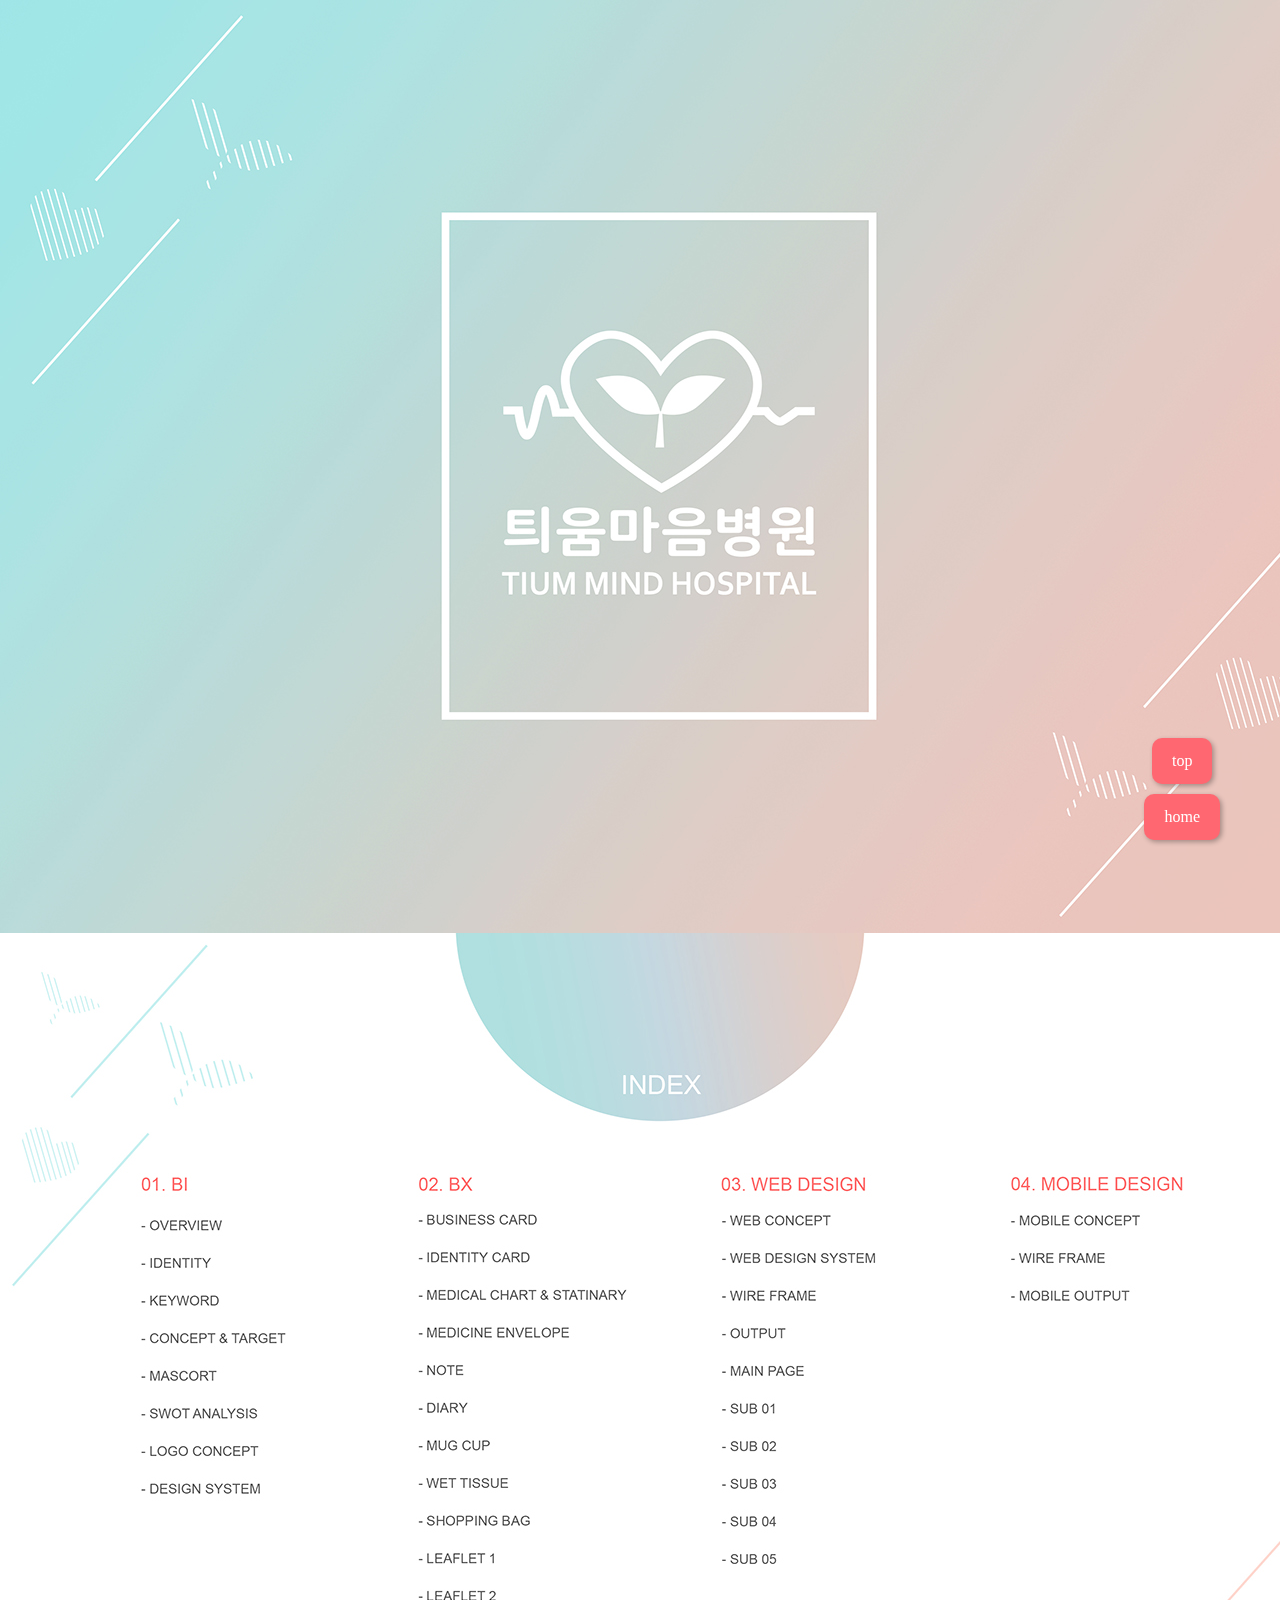
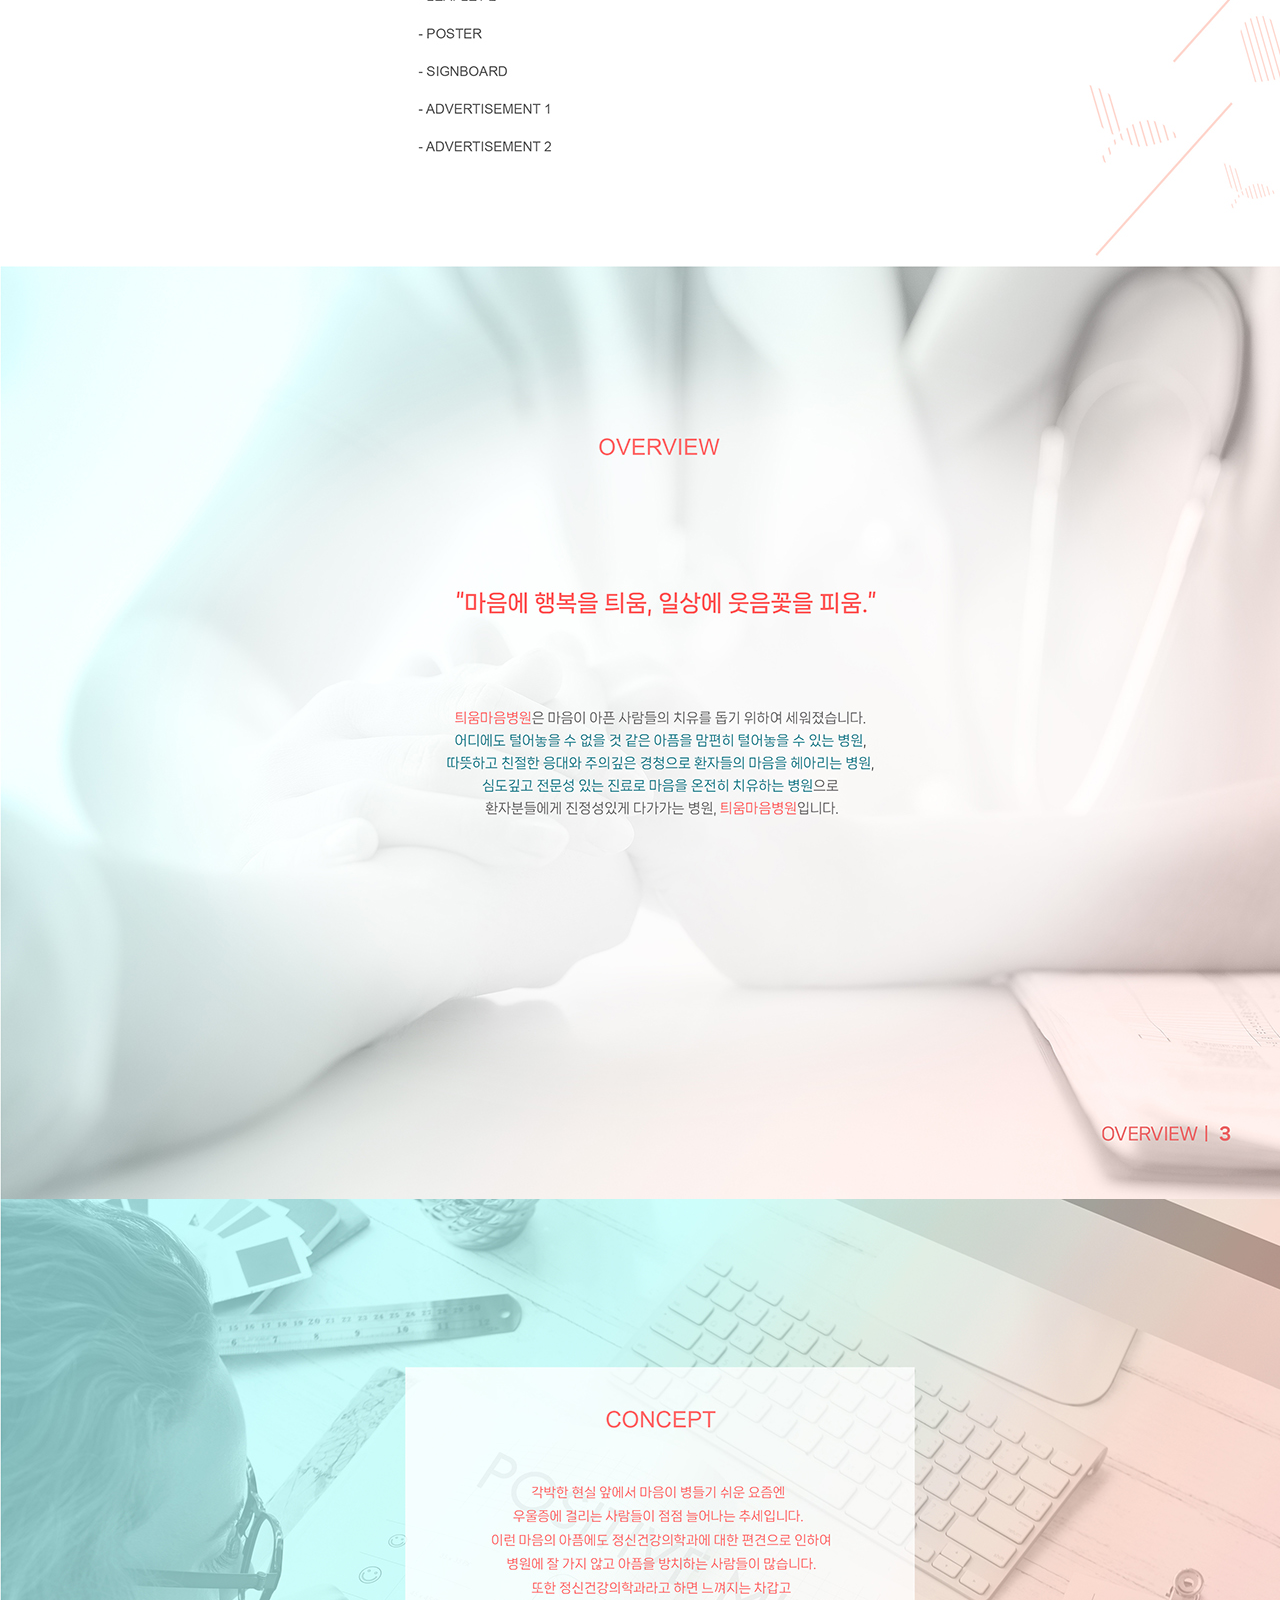
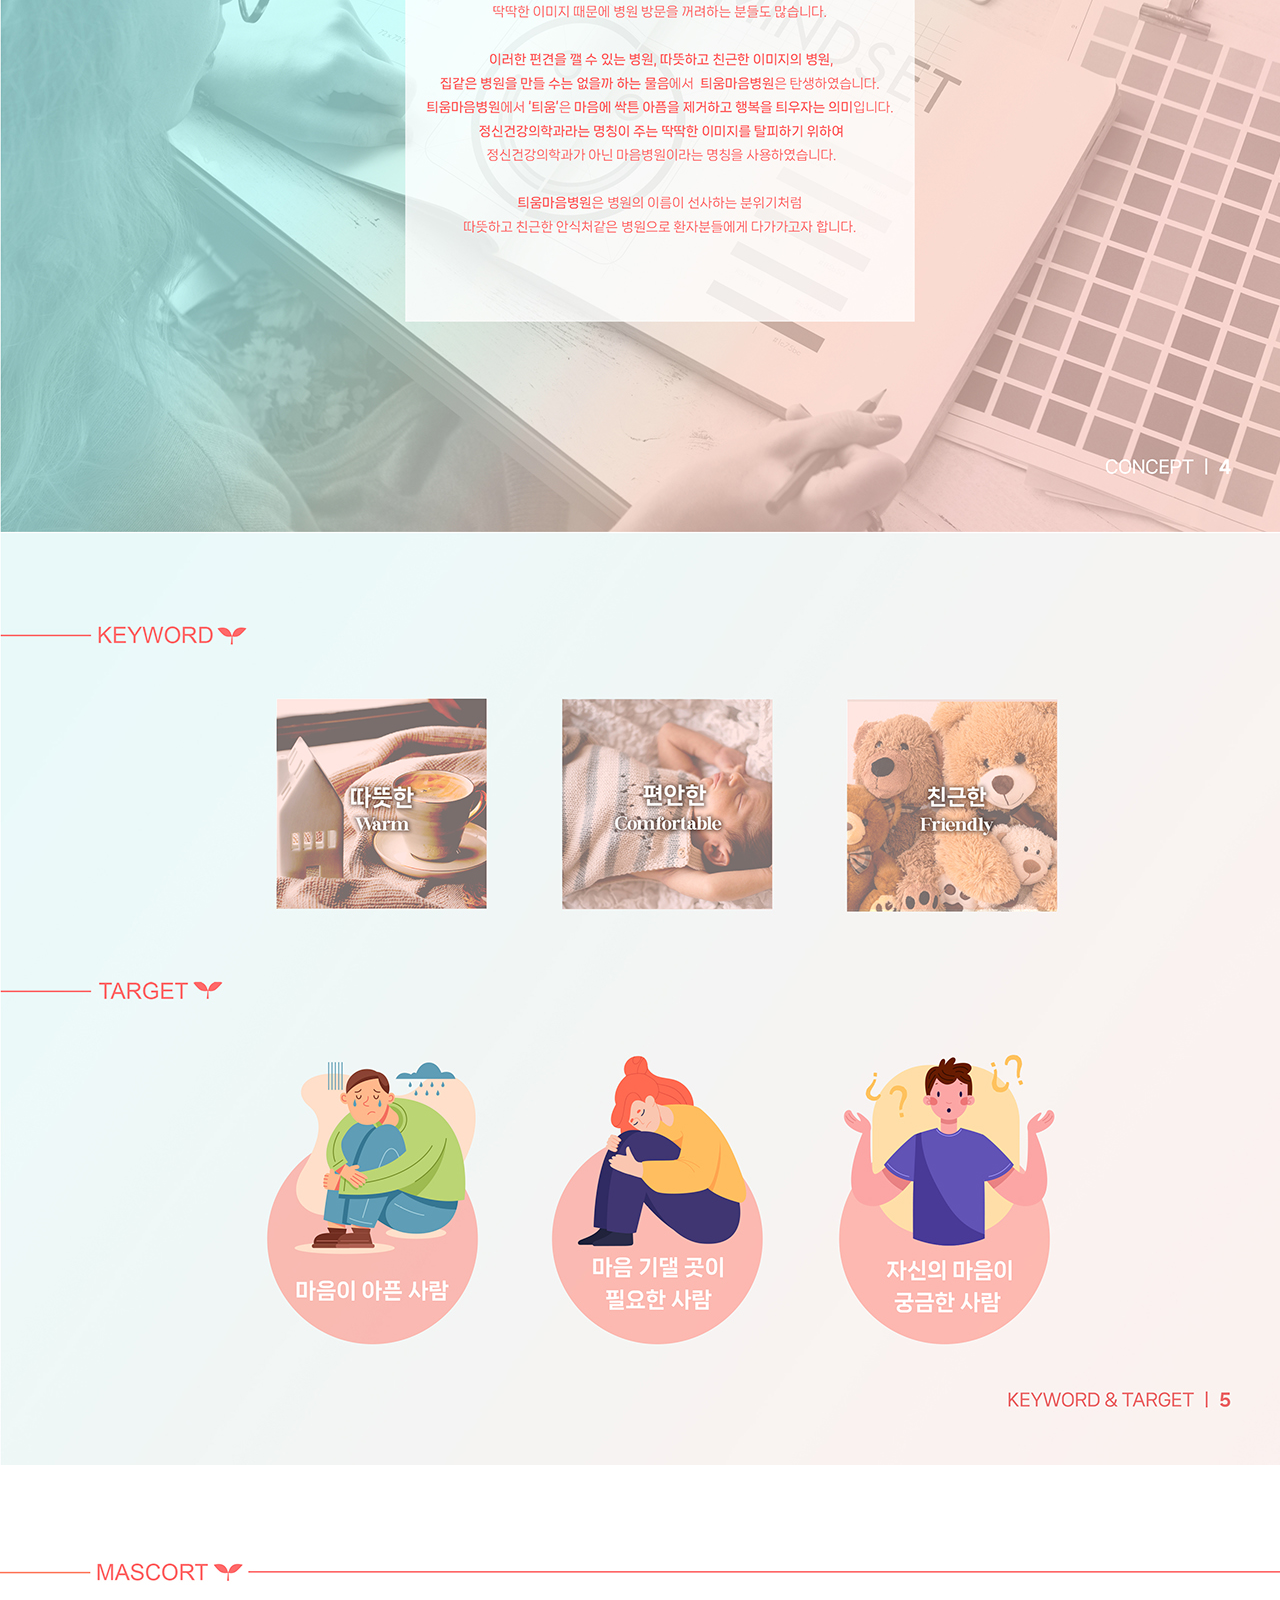
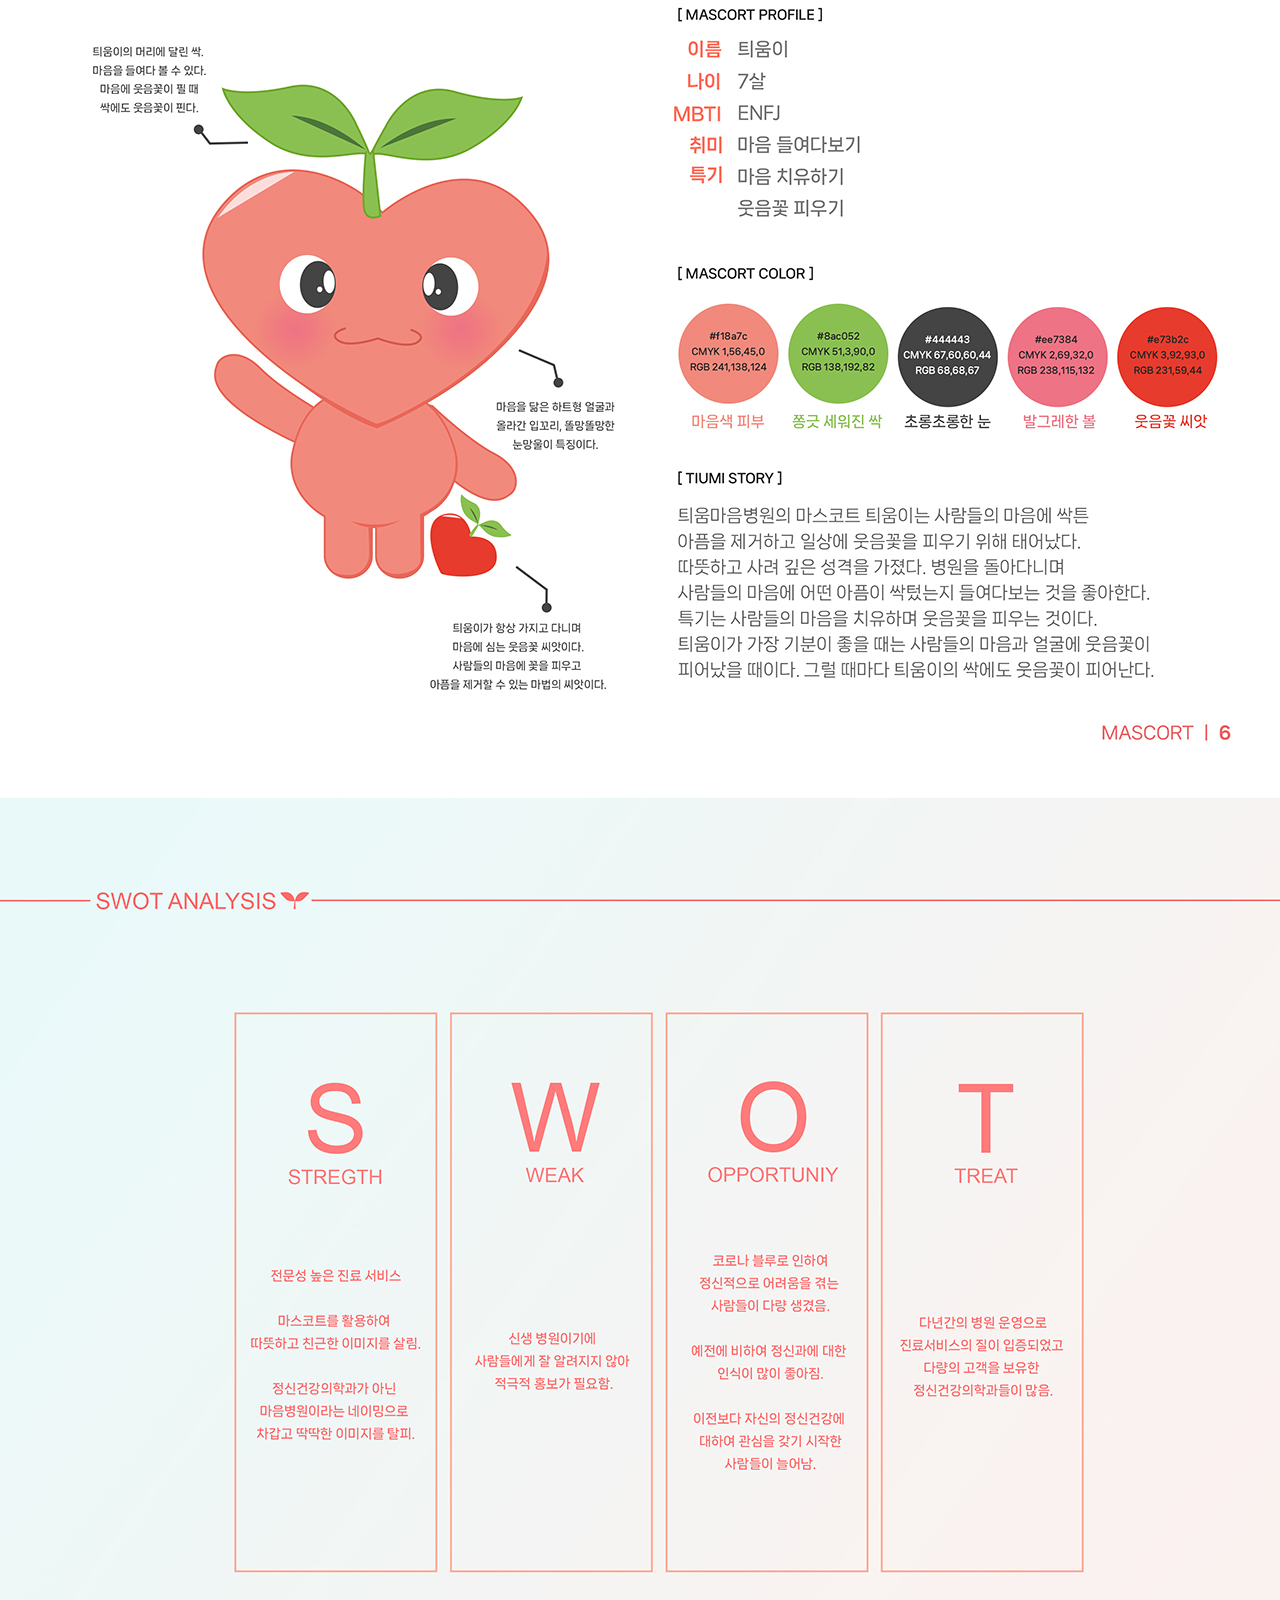
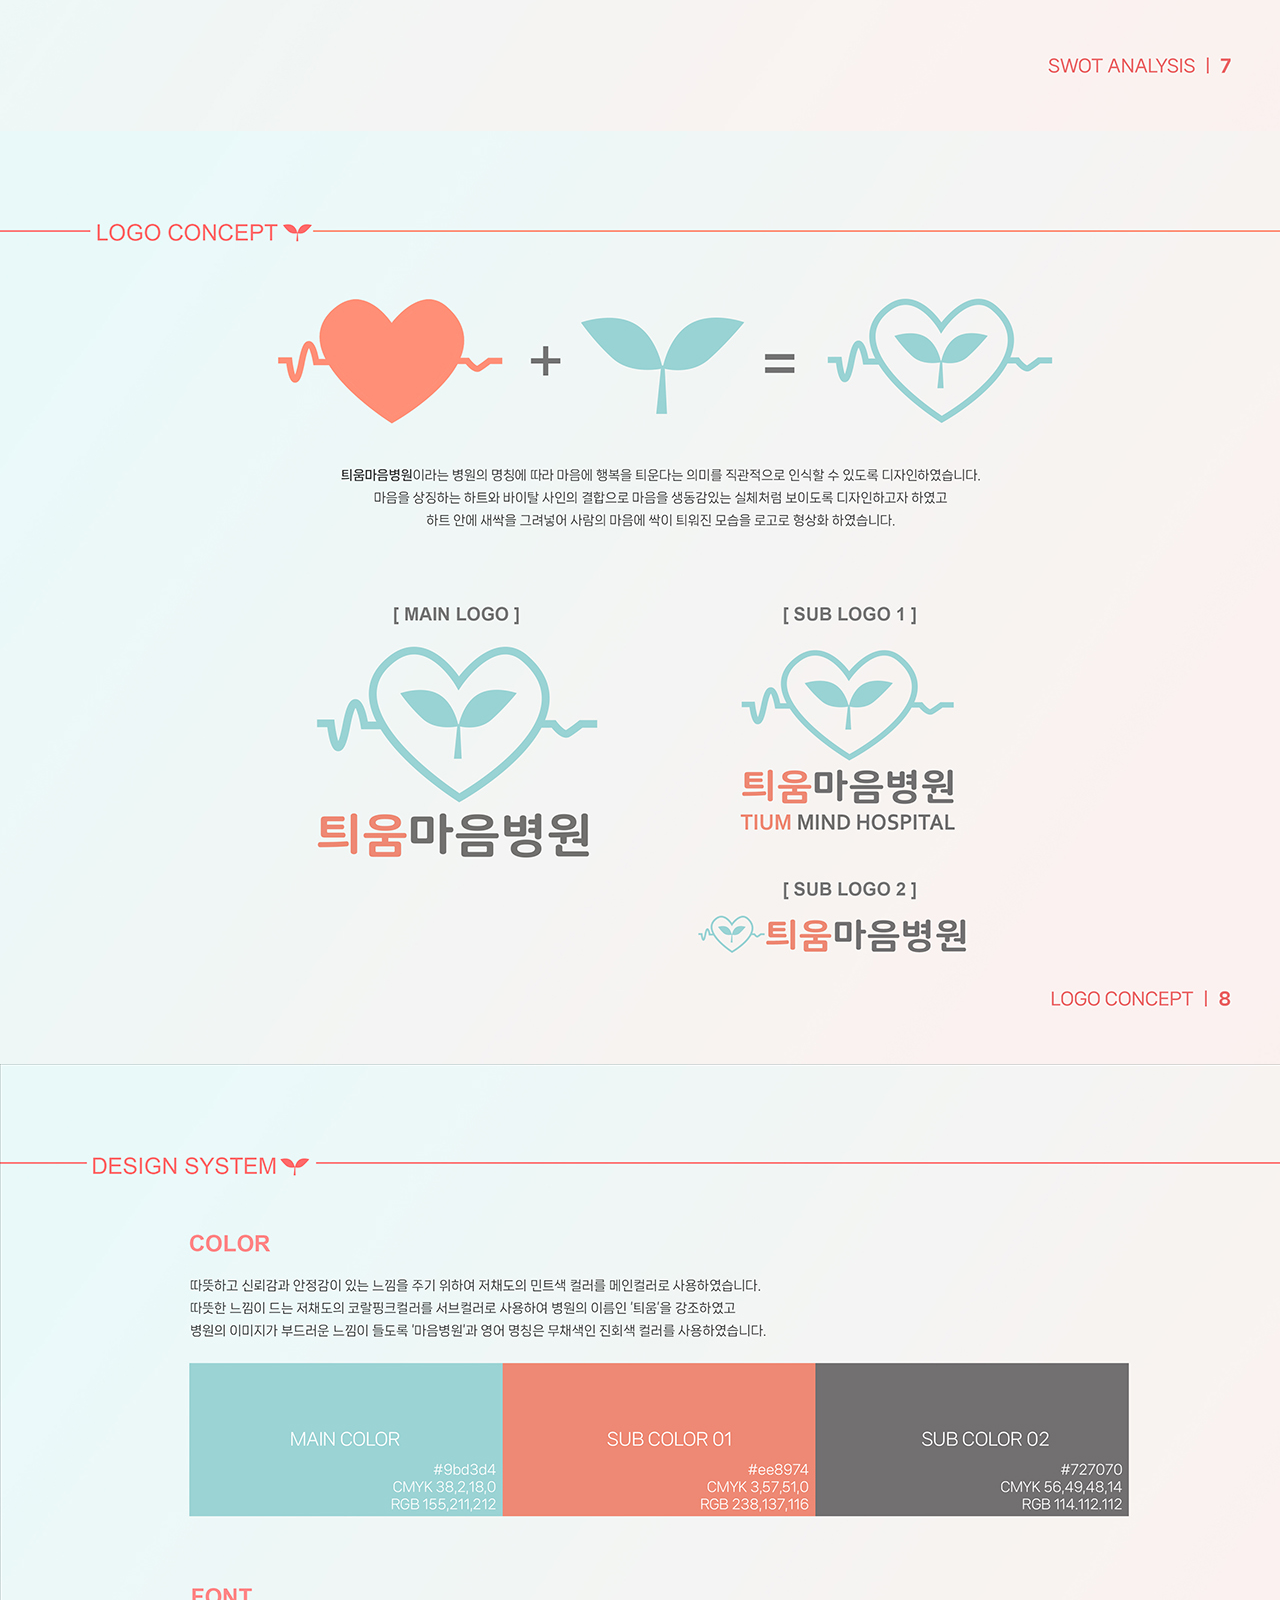
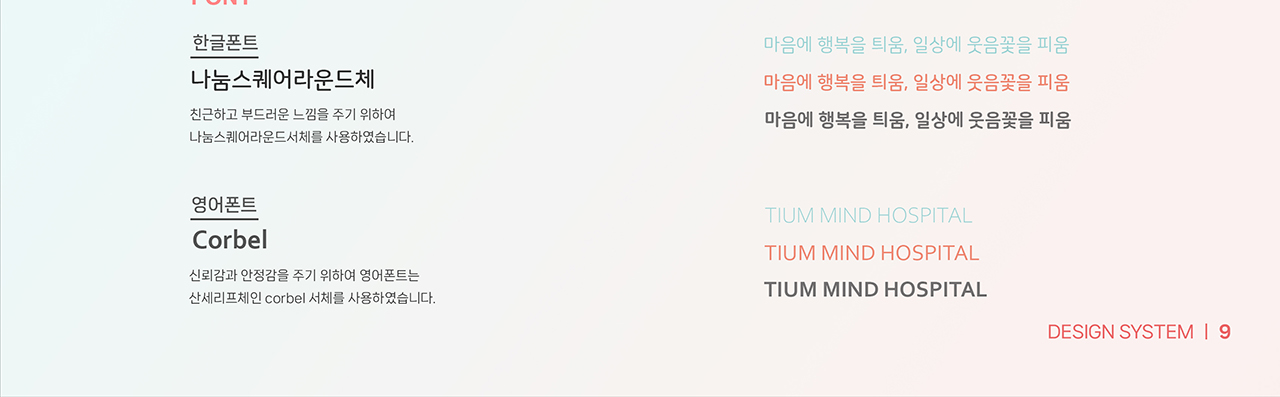
<file: guide/bi.html>
<!DOCTYPE html>
<html lang="ko">
<head>
    <meta charset="UTF-8">
    <meta http-equiv="X-UA-Compatible" content="IE=edge">
    <meta name="viewport" content="width=1400">
    <title>브랜드명</title>
    <link rel="stylesheet" href="./guide.css">
</head>
<body>
    <div class="brand1">
        <!-- bi 이미지 넣기(너비 1320px) -->
        <img src="./guide_img/1.jpg" alt="틔움마음병원 표지">
        <img src="./guide_img/2.jpg" alt="인덱스">
        <img src="./guide_img/3.jpg" alt="오버뷰">
        <img src="./guide_img/4.jpg" alt="브랜드 컨셉">
        <img src="./guide_img/5.jpg" alt="키워드 타겟">
        <img src="./guide_img/6.jpg" alt="마스코트">
        <img src="./guide_img/7.jpg" alt="스왓분석">
        <img src="./guide_img/8.jpg" alt="로고 컨셉">
        <img src="./guide_img/9.jpg" alt="디자인 시스템">

        <!-- 버튼 -->
        <ul class="btn_1">
			<li><a href="#">top</a><li>
			<li><a href="../index.html">home</a><li>
		</ul>
    </div>
</body>
</html>
</file>
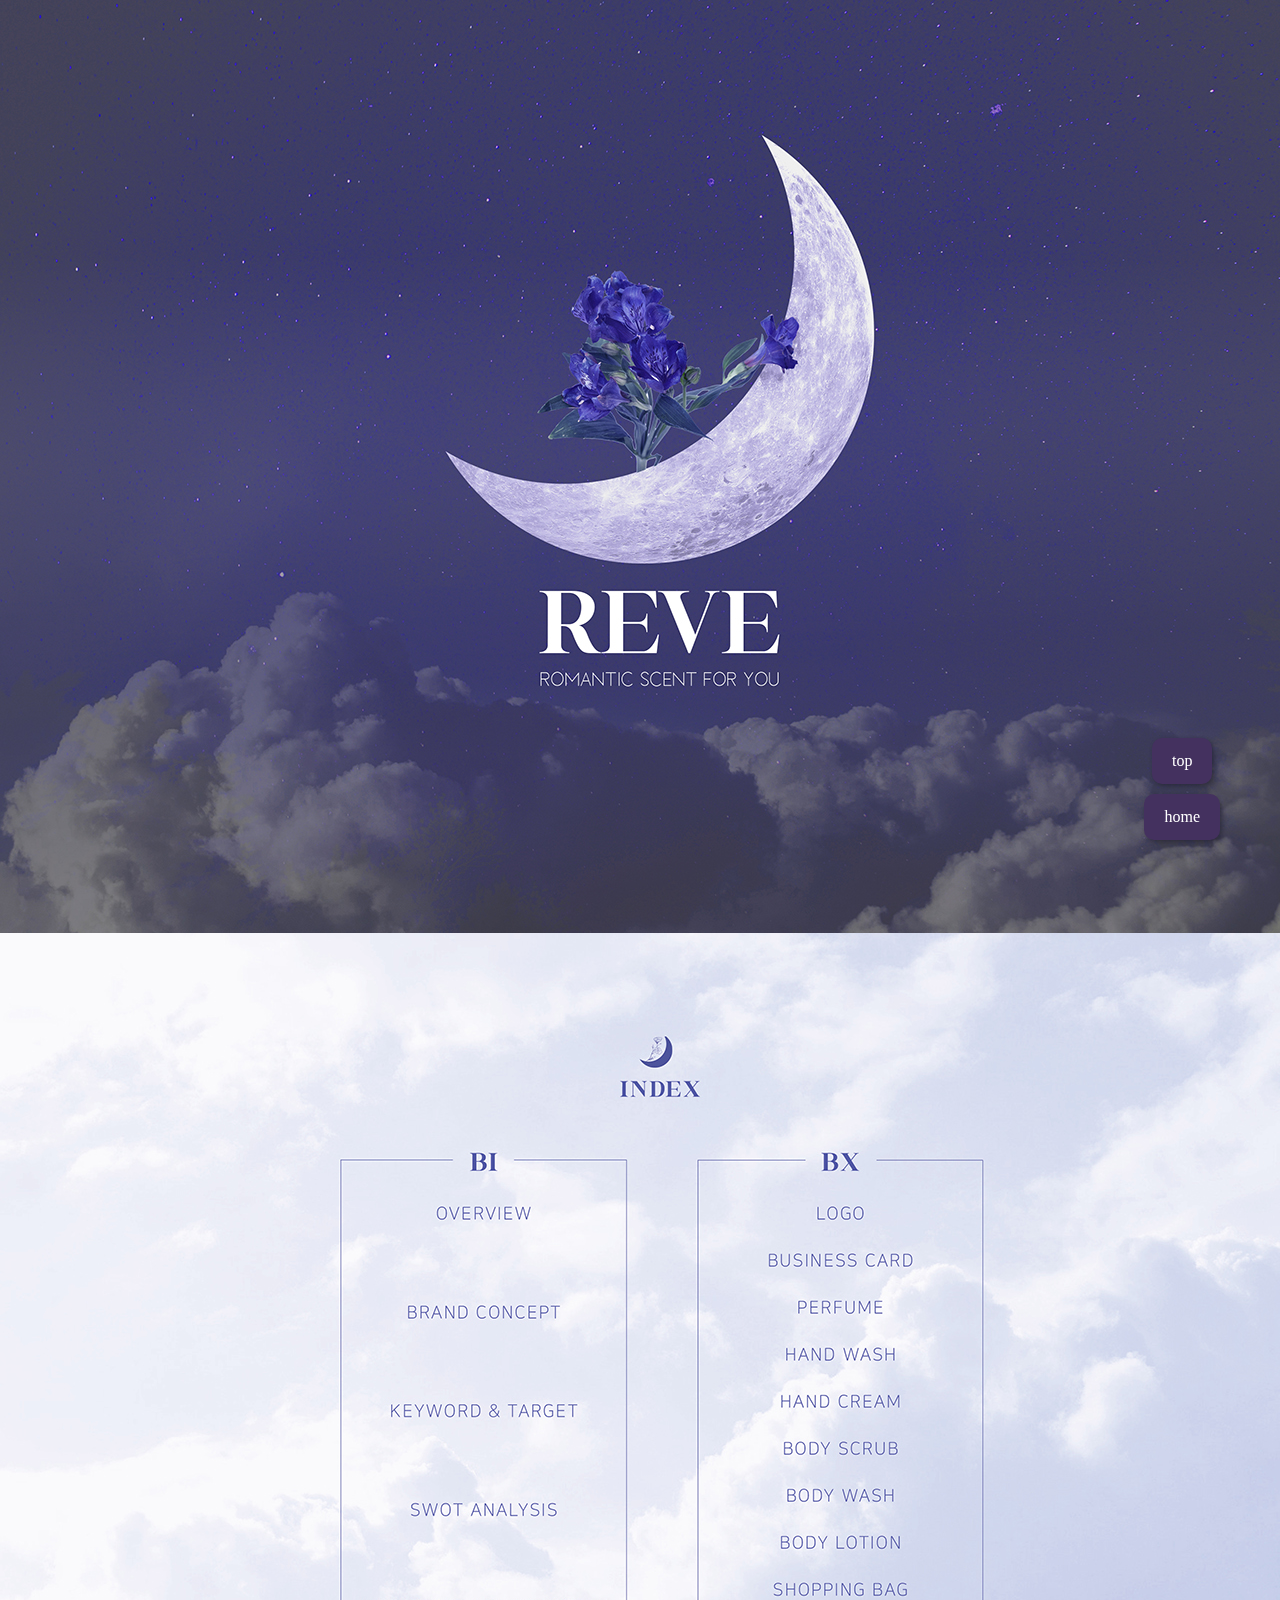
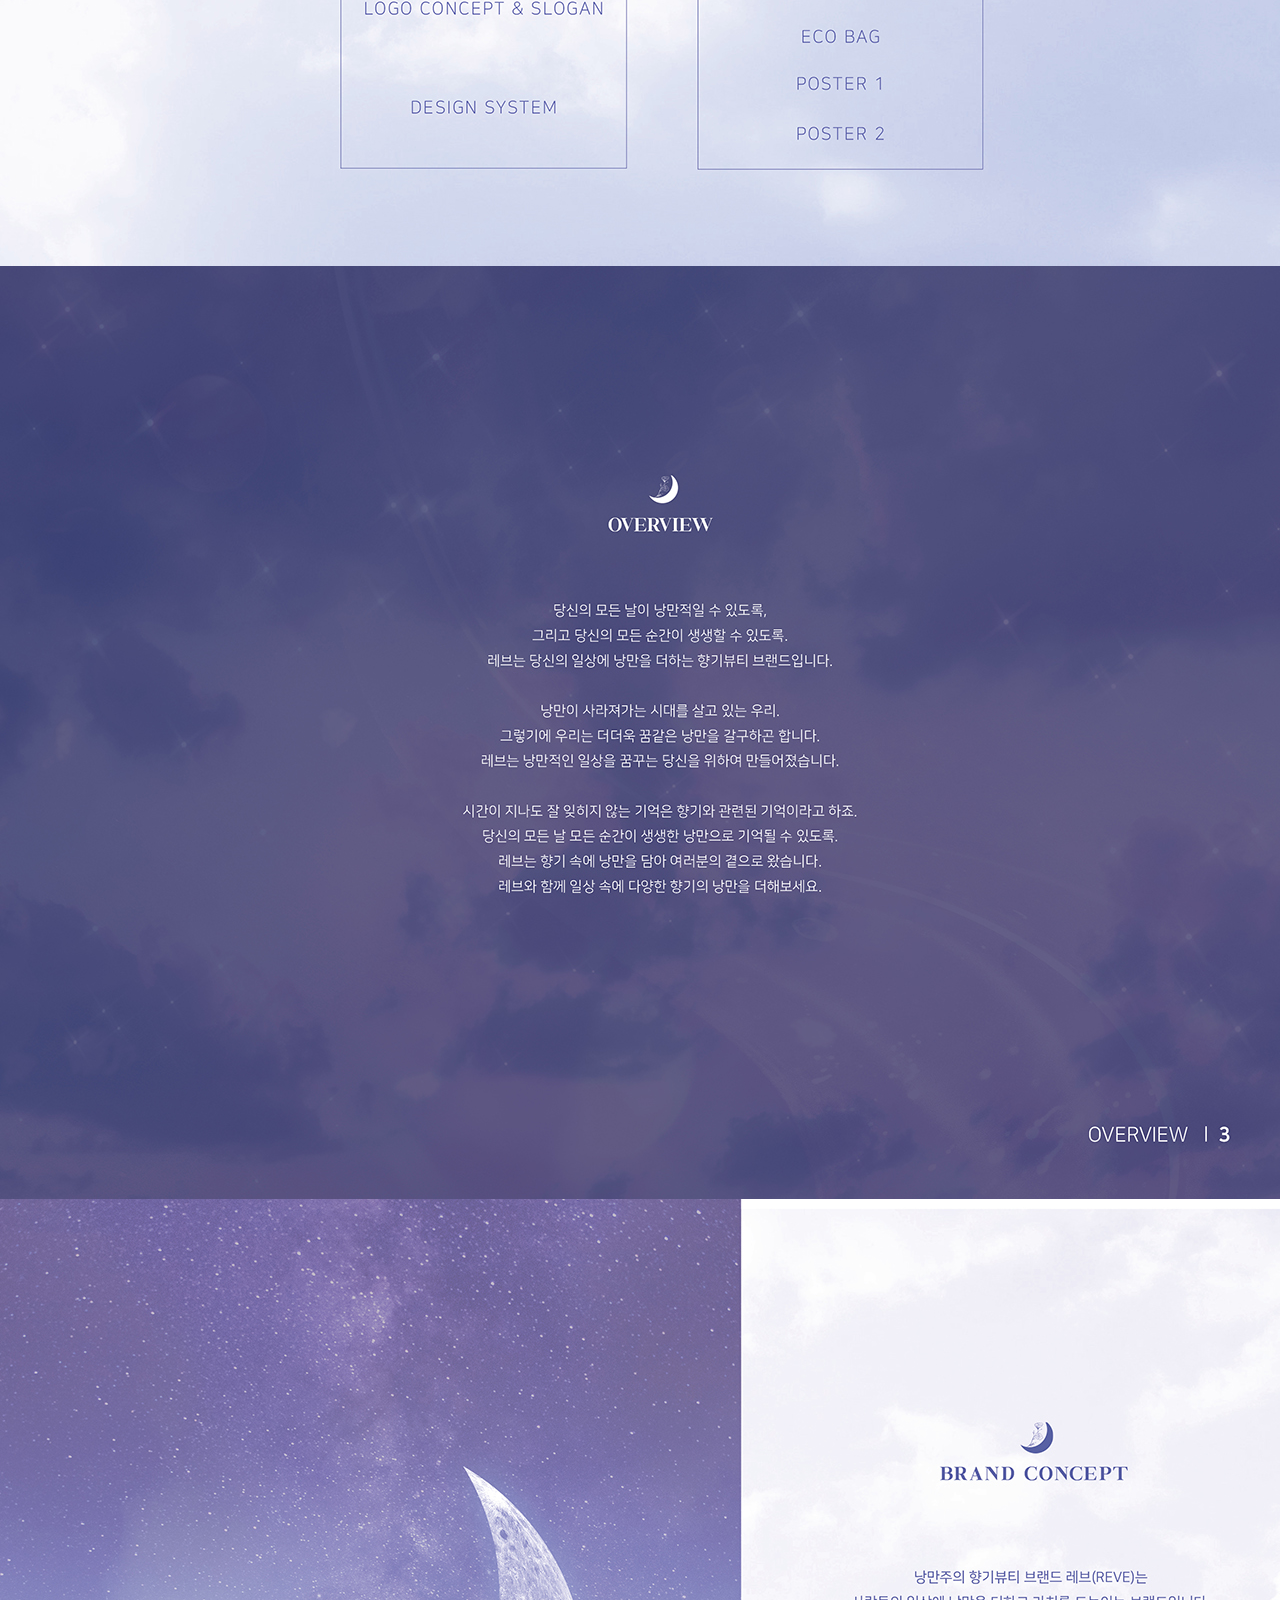
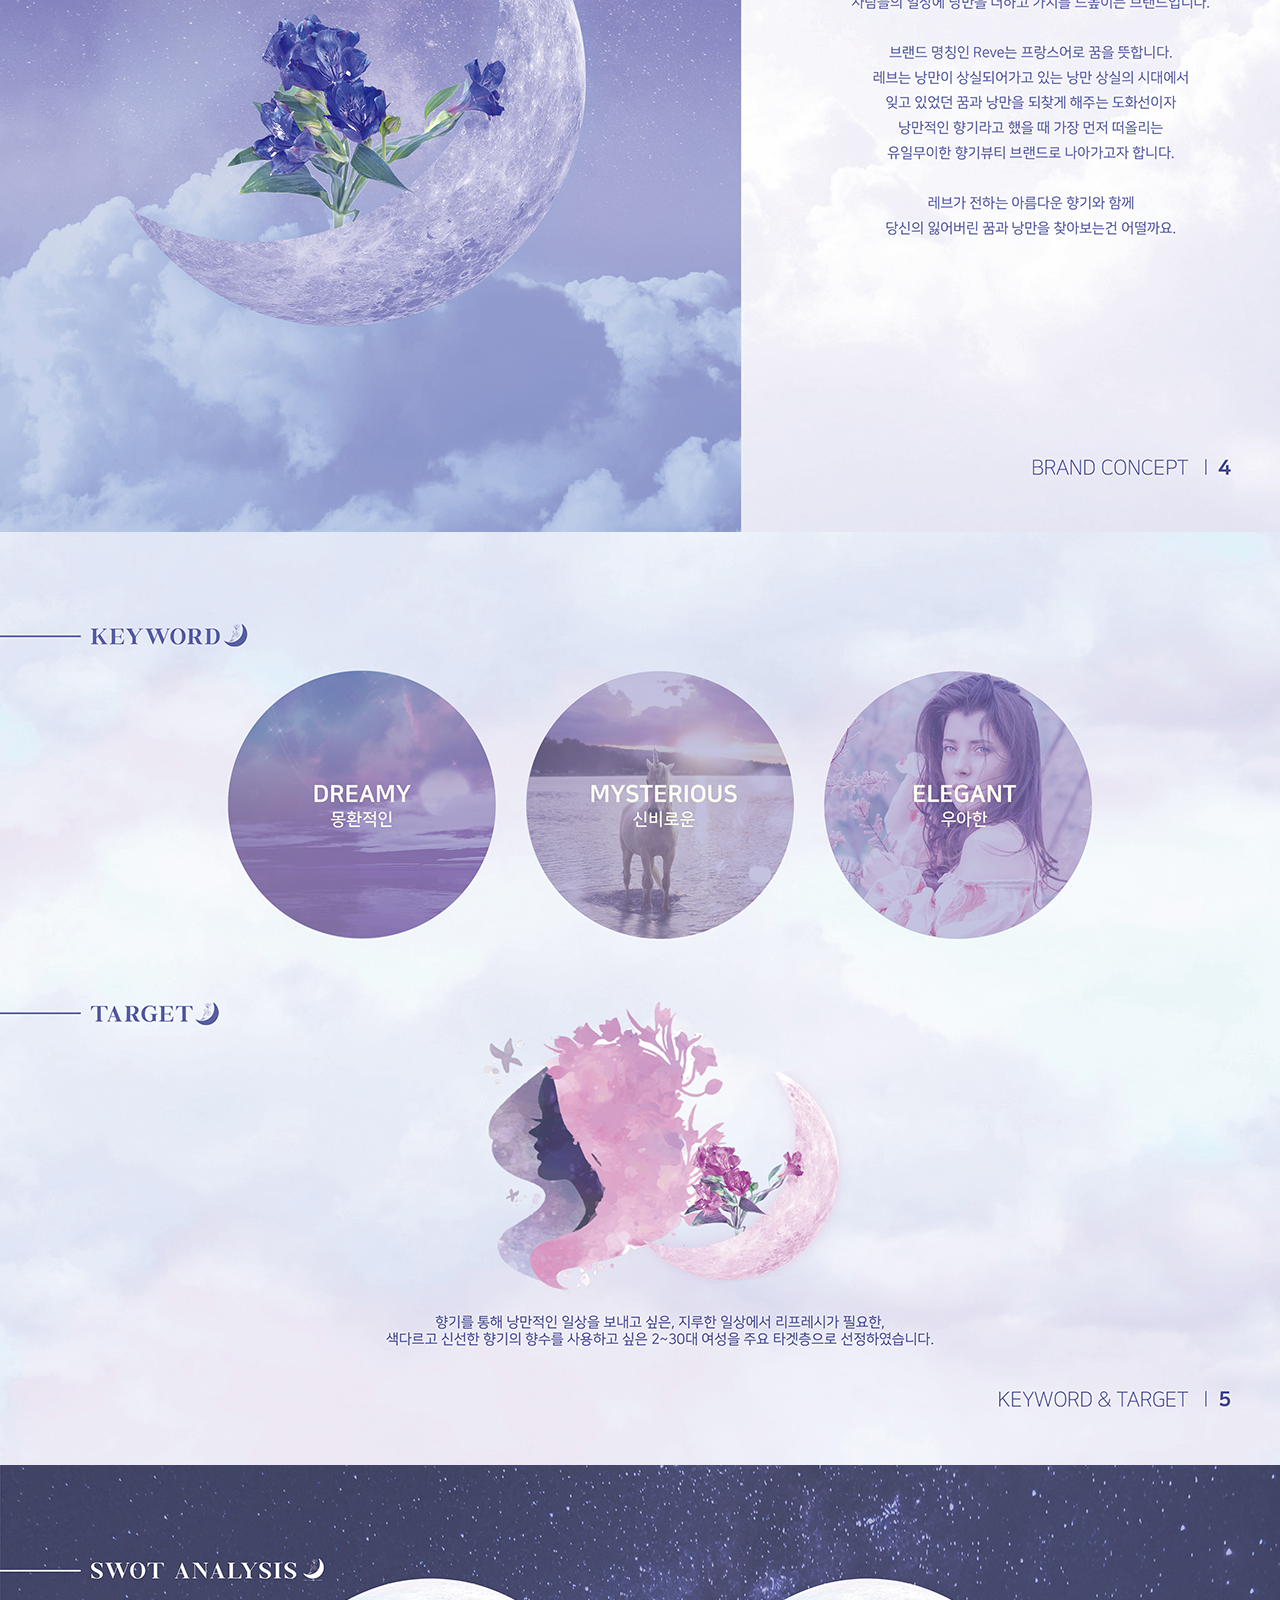
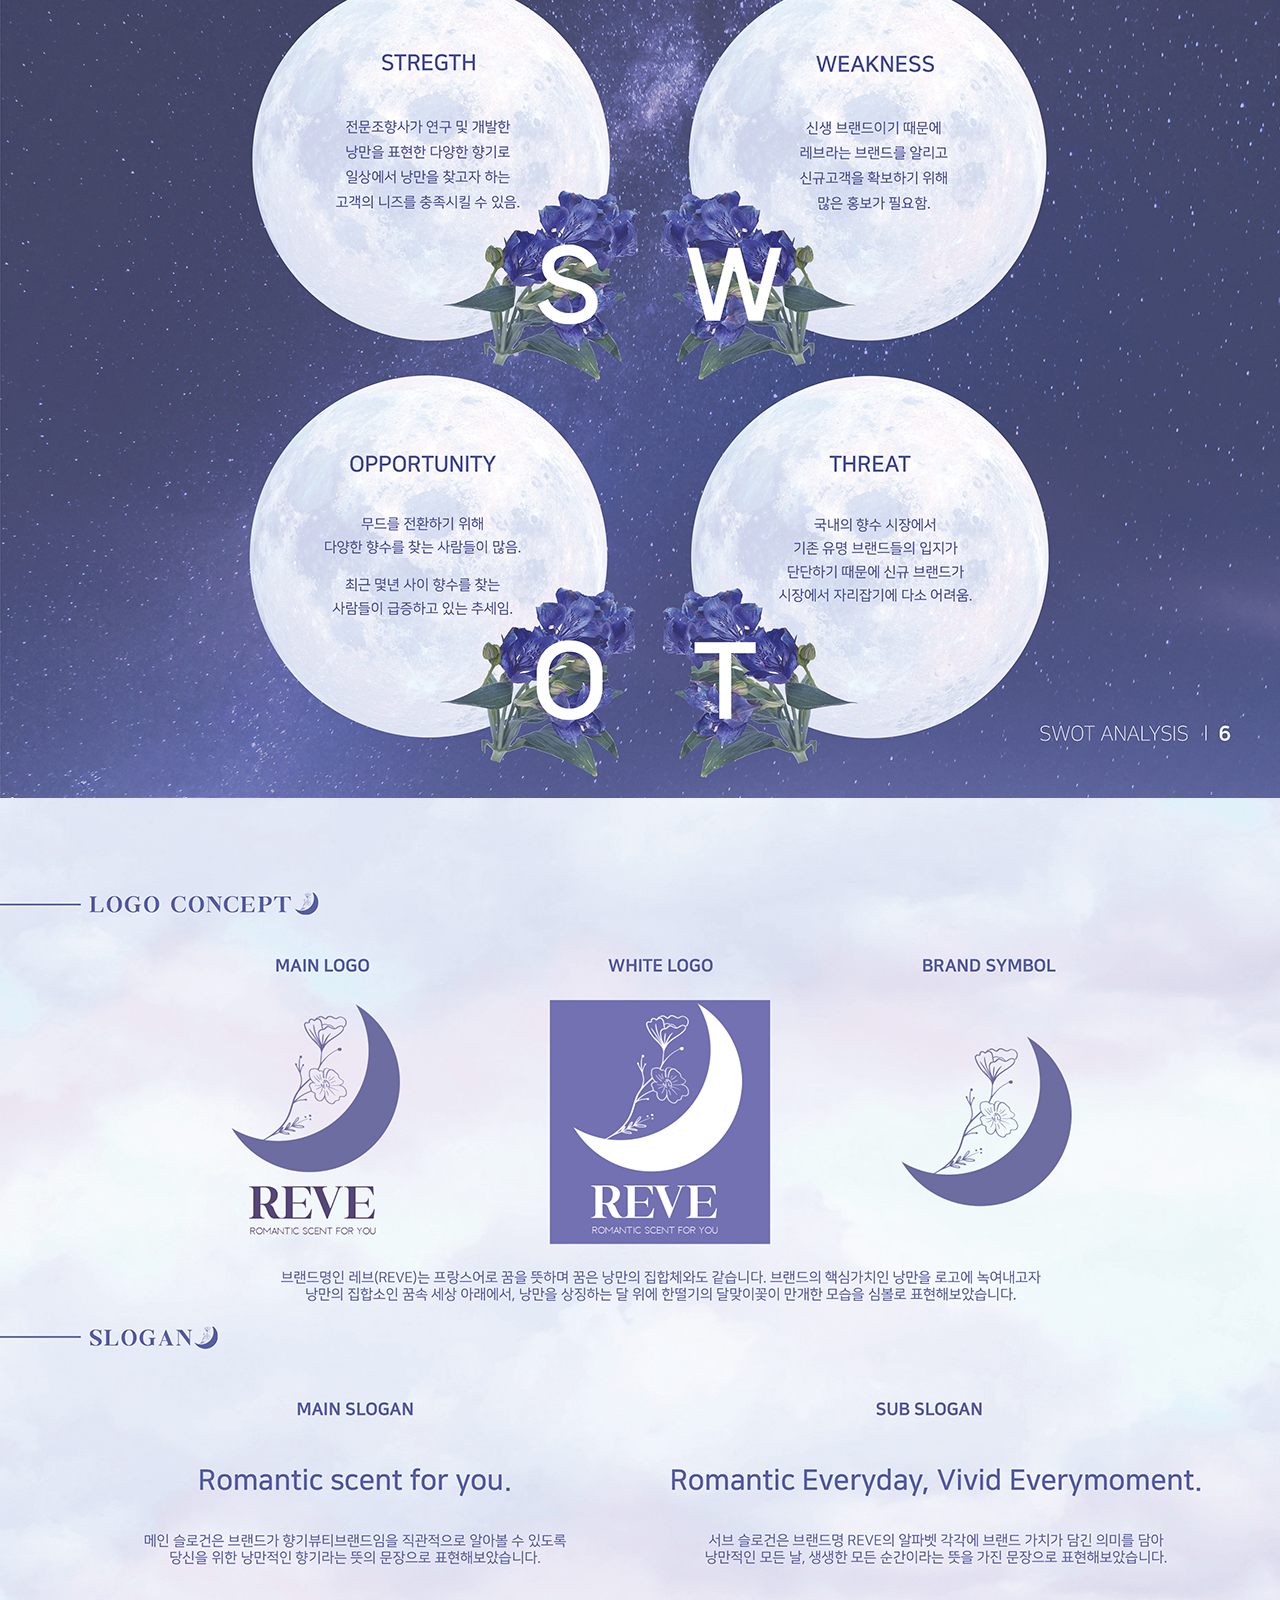
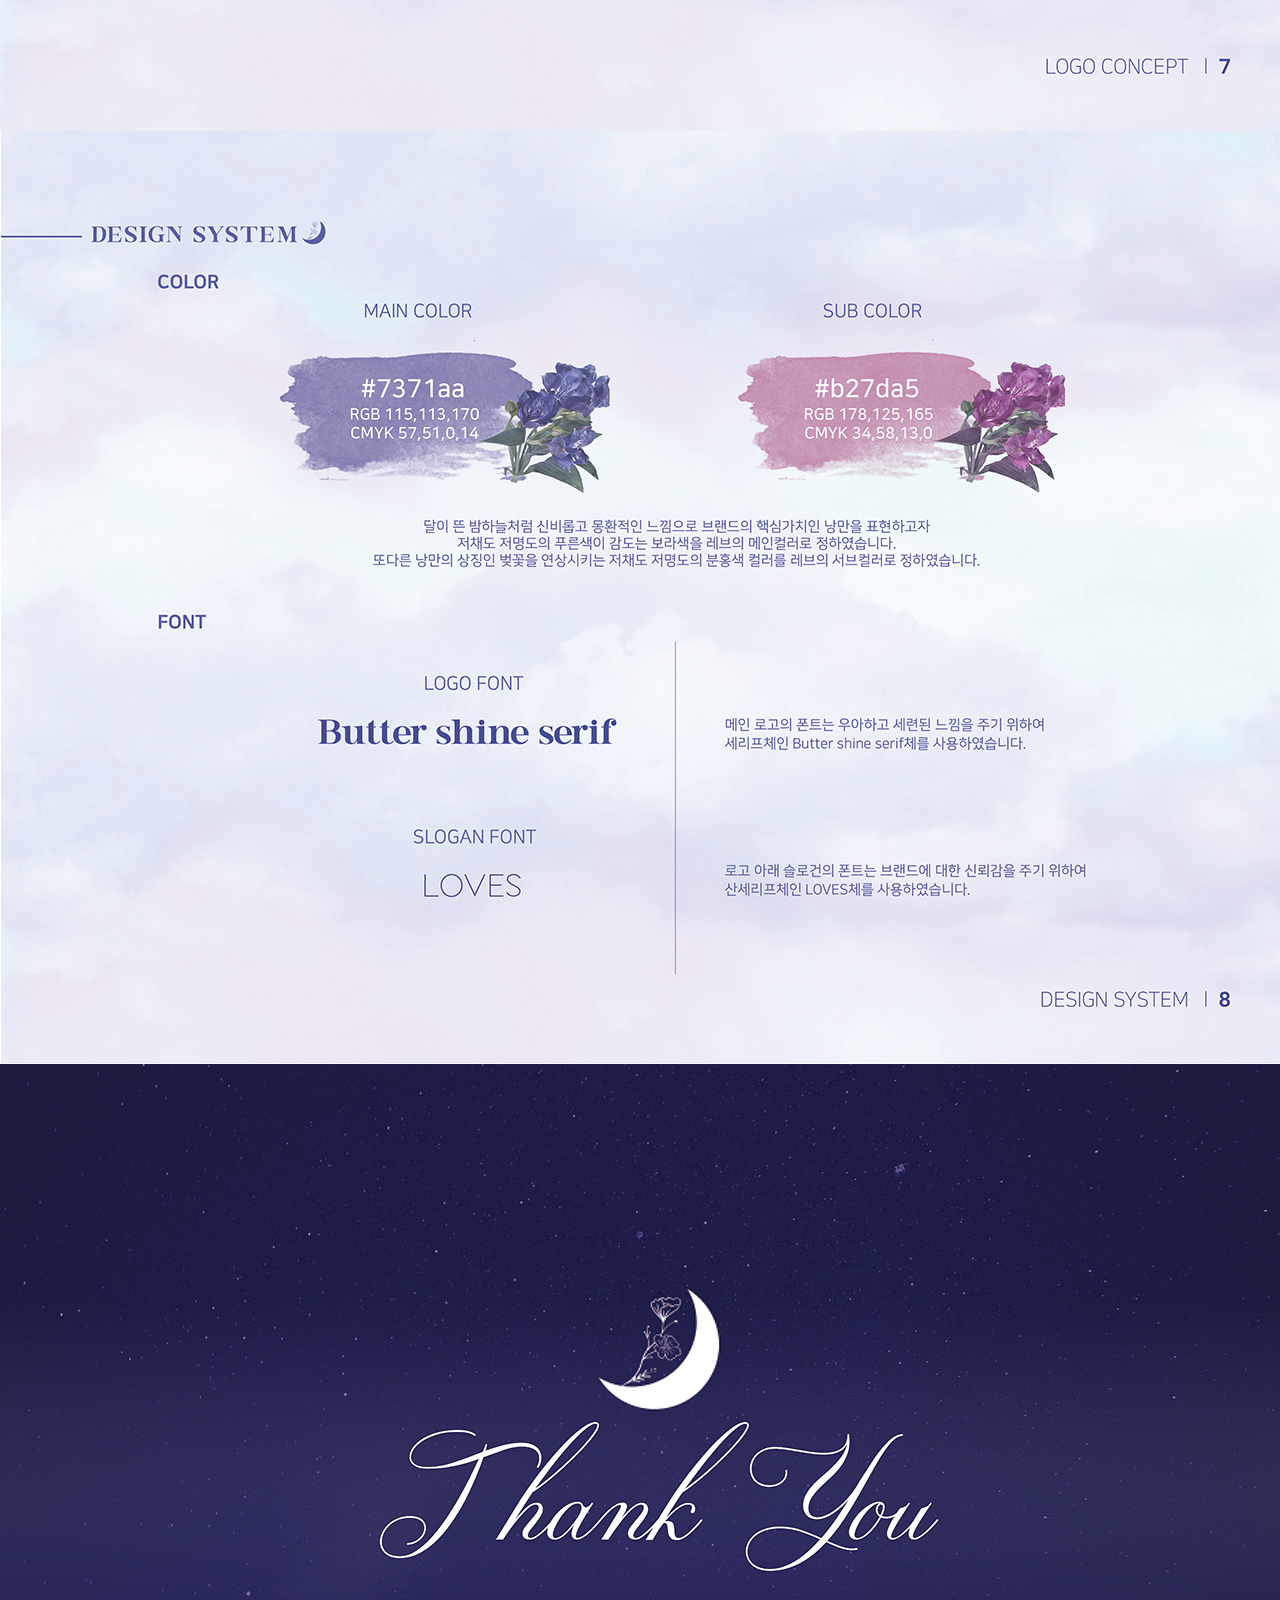
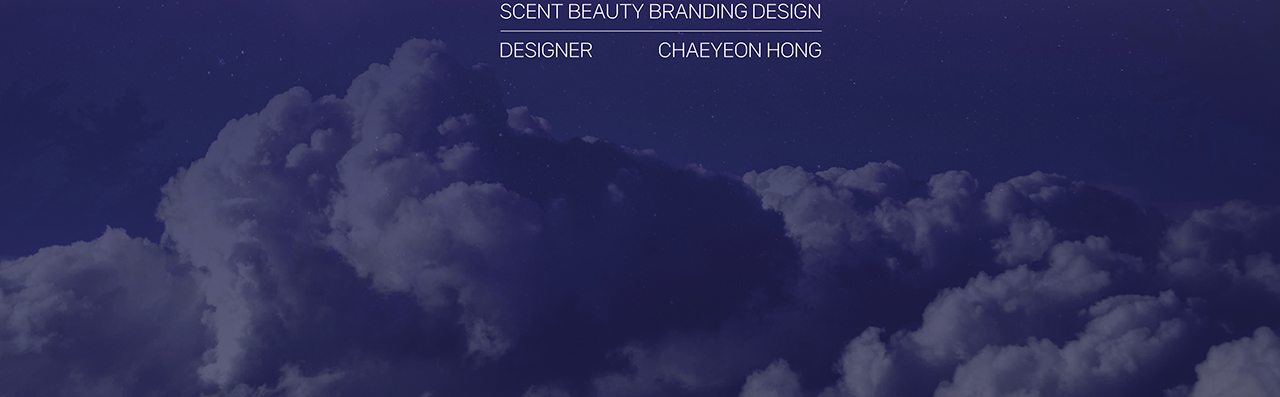
<file: guide2/bi.html>
<!DOCTYPE html>
<html lang="ko">
<head>
    <meta charset="UTF-8">
    <meta http-equiv="X-UA-Compatible" content="IE=edge">
    <meta name="viewport" content="width=1400">
    <title>레브</title>
    <link rel="stylesheet" href="./guide.css">
</head>
<body>
    <div class="brand1">
        <!-- bi 이미지 넣기(너비 1320px) -->
        <img src="./guide_img/01.jpg" alt="앞표지">
        <img src="./guide_img/02.jpg" alt="인덱스">
        <img src="./guide_img/03.jpg" alt="오버뷰">
        <img src="./guide_img/04.jpg" alt="브랜드 컨셉">
        <img src="./guide_img/05.jpg" alt="카워드 타겟">
        <img src="./guide_img/06.jpg" alt="스왓분석">
        <img src="./guide_img/07.jpg" alt="로고 컨셉 슬로건">
        <img src="./guide_img/08.jpg" alt="디자인 시스템">
        <img src="./guide_img/09.jpg" alt="뒷표지">

        <!-- 버튼 -->
        <ul class="btn_1">
			<li><a href="#">top</a><li>
			<li><a href="../index.html">home</a><li>
		</ul>
    </div>
</body>
</html>
</file>
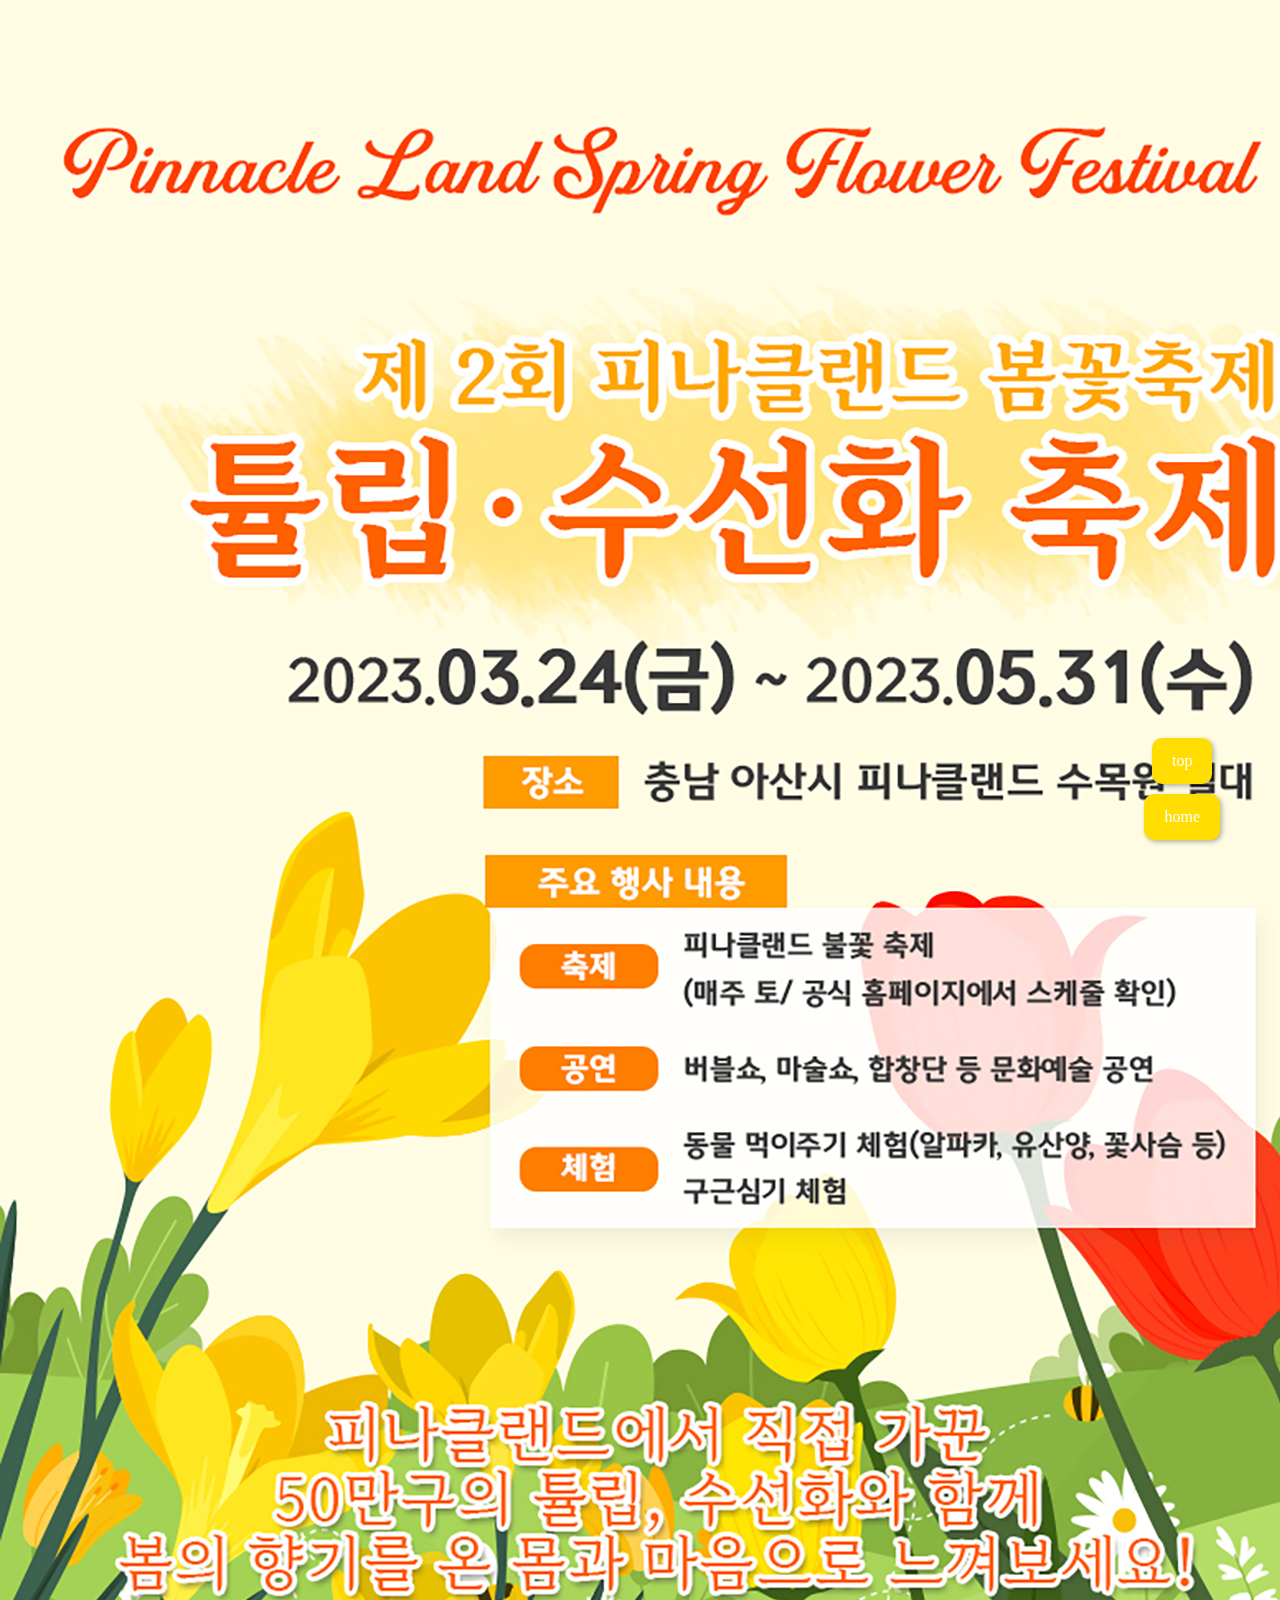
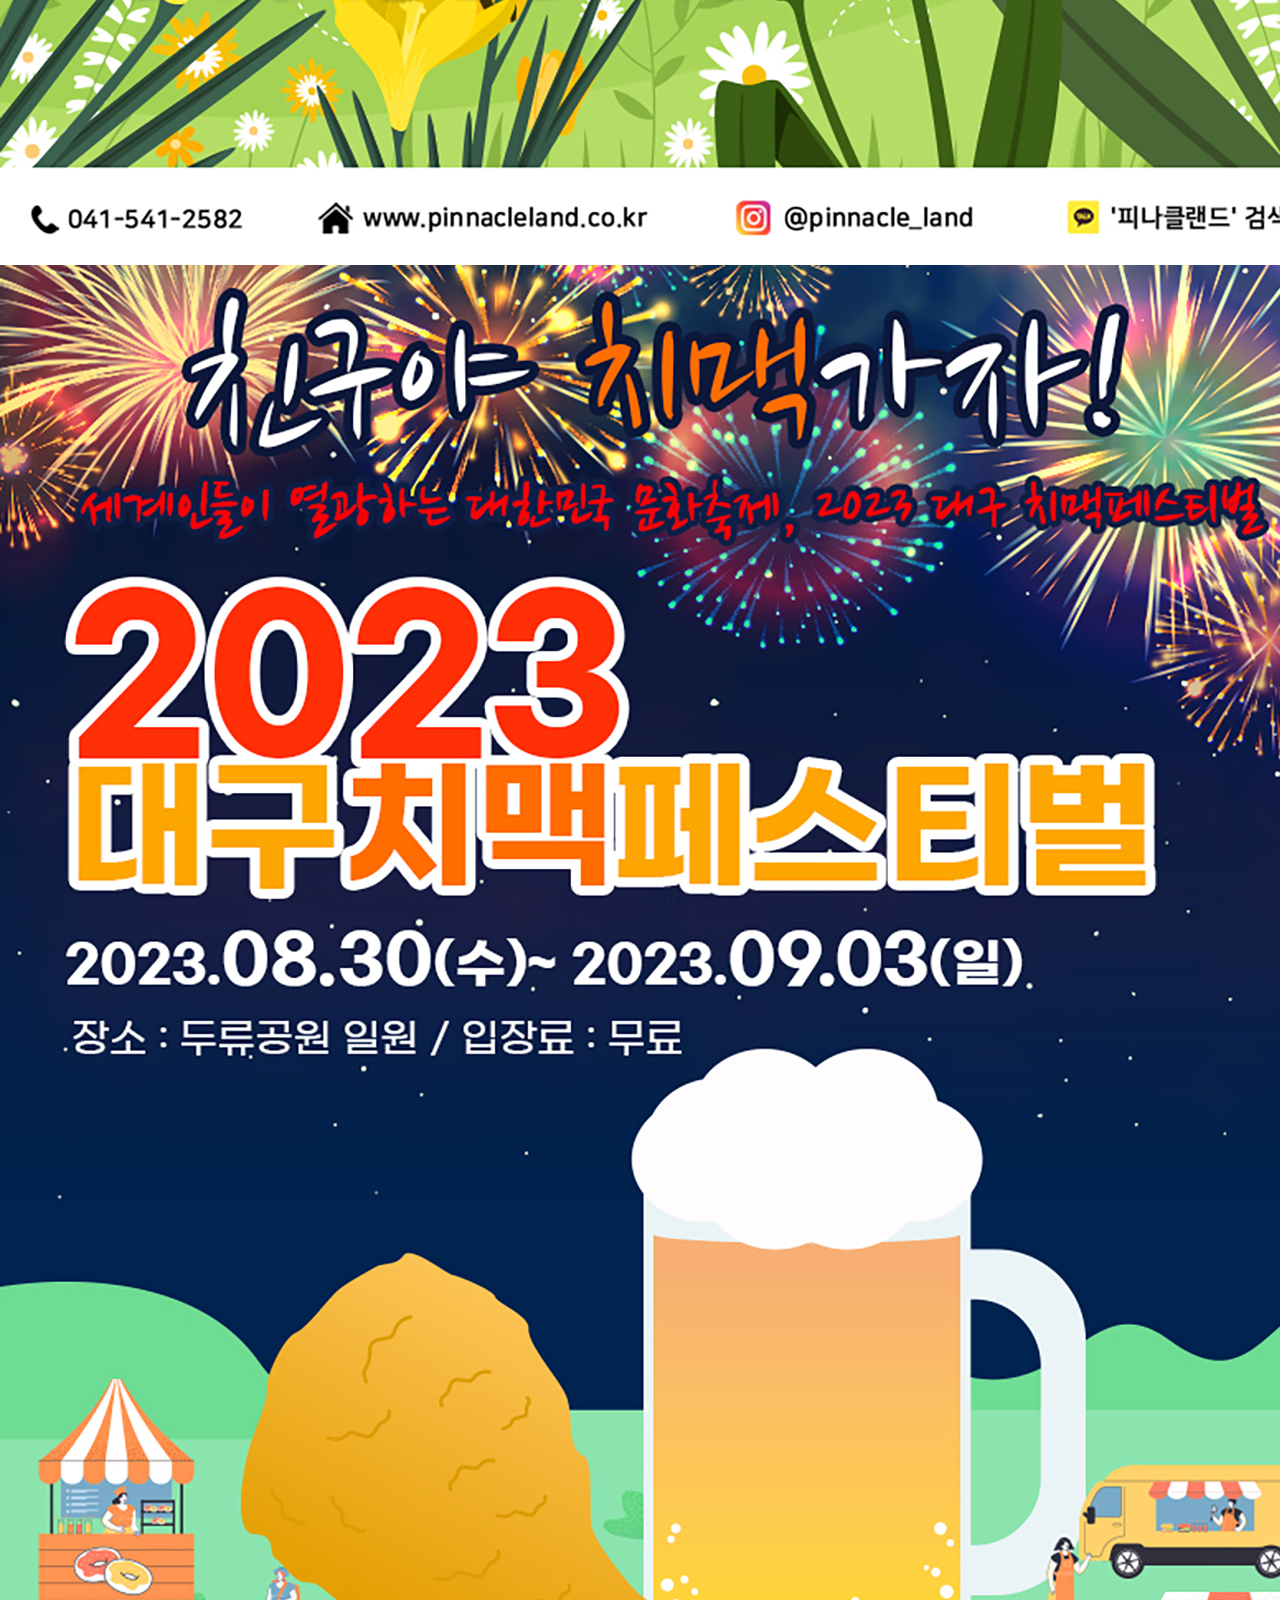
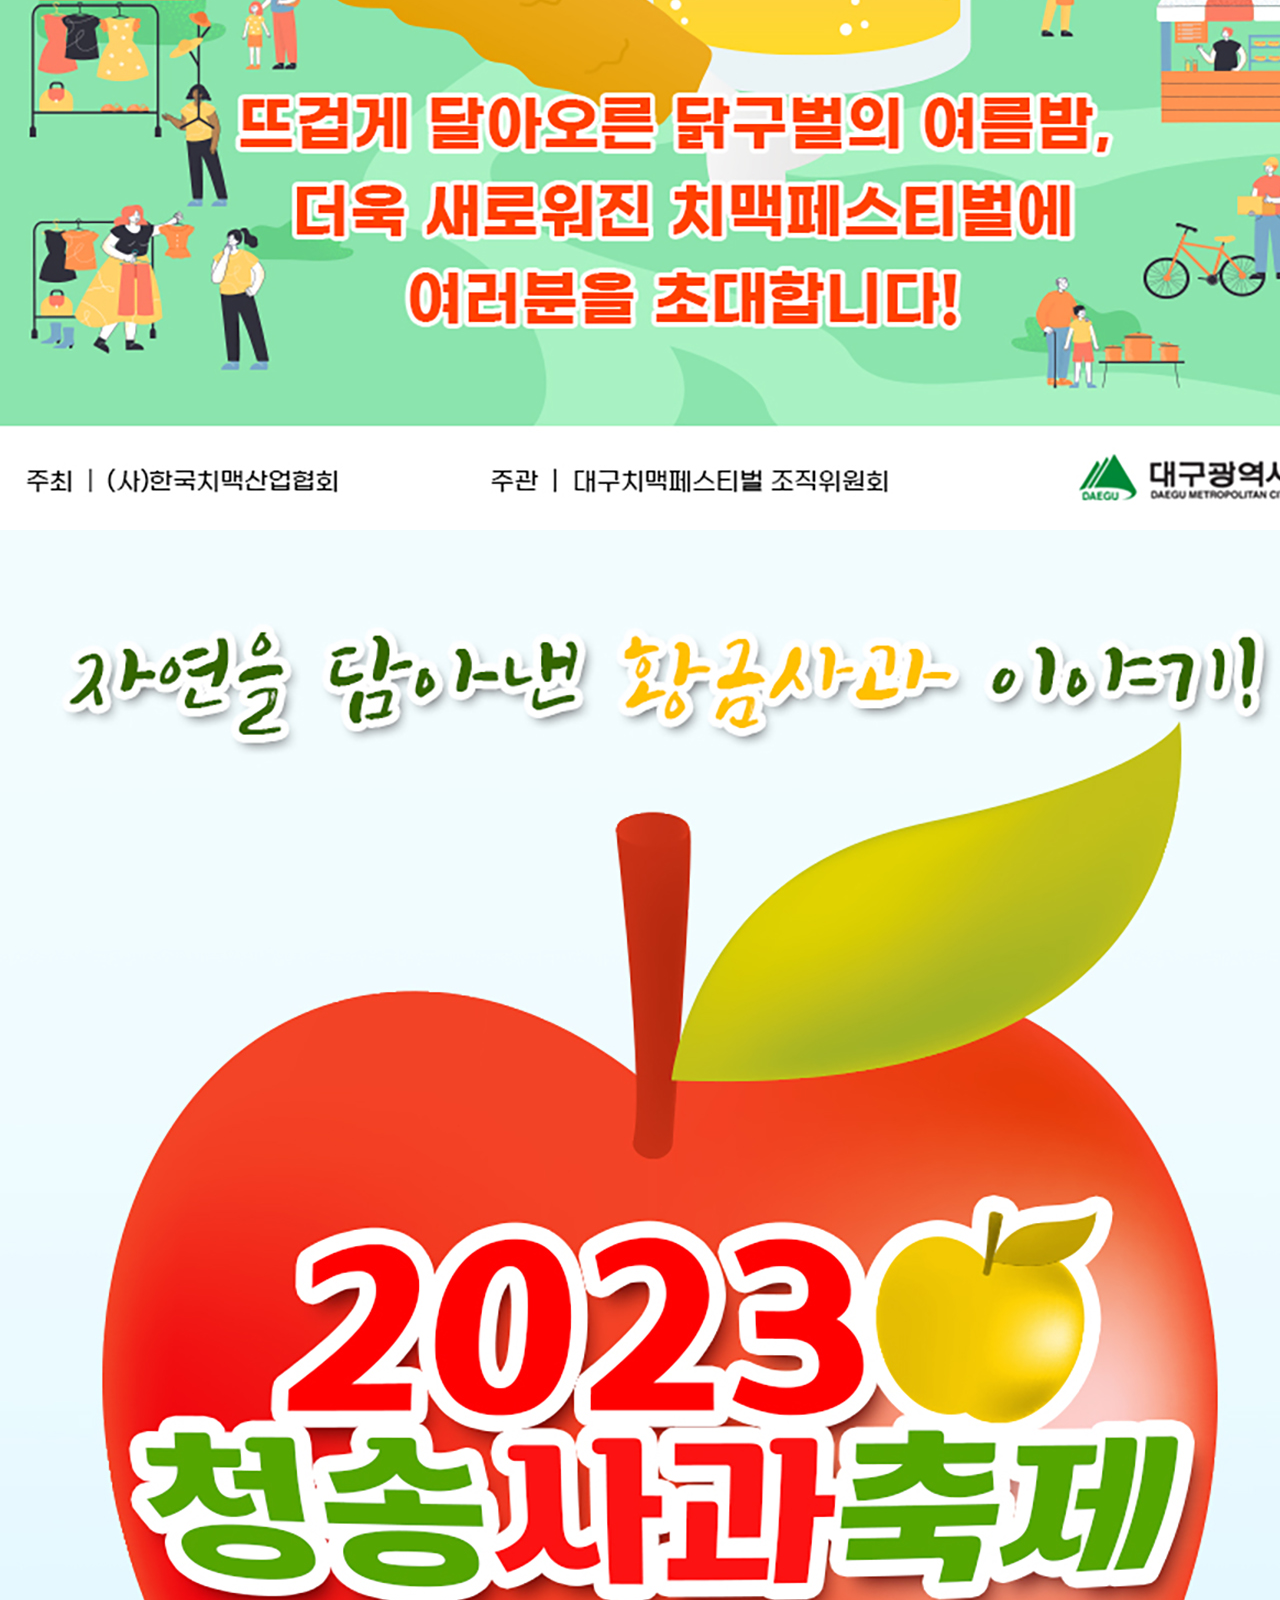
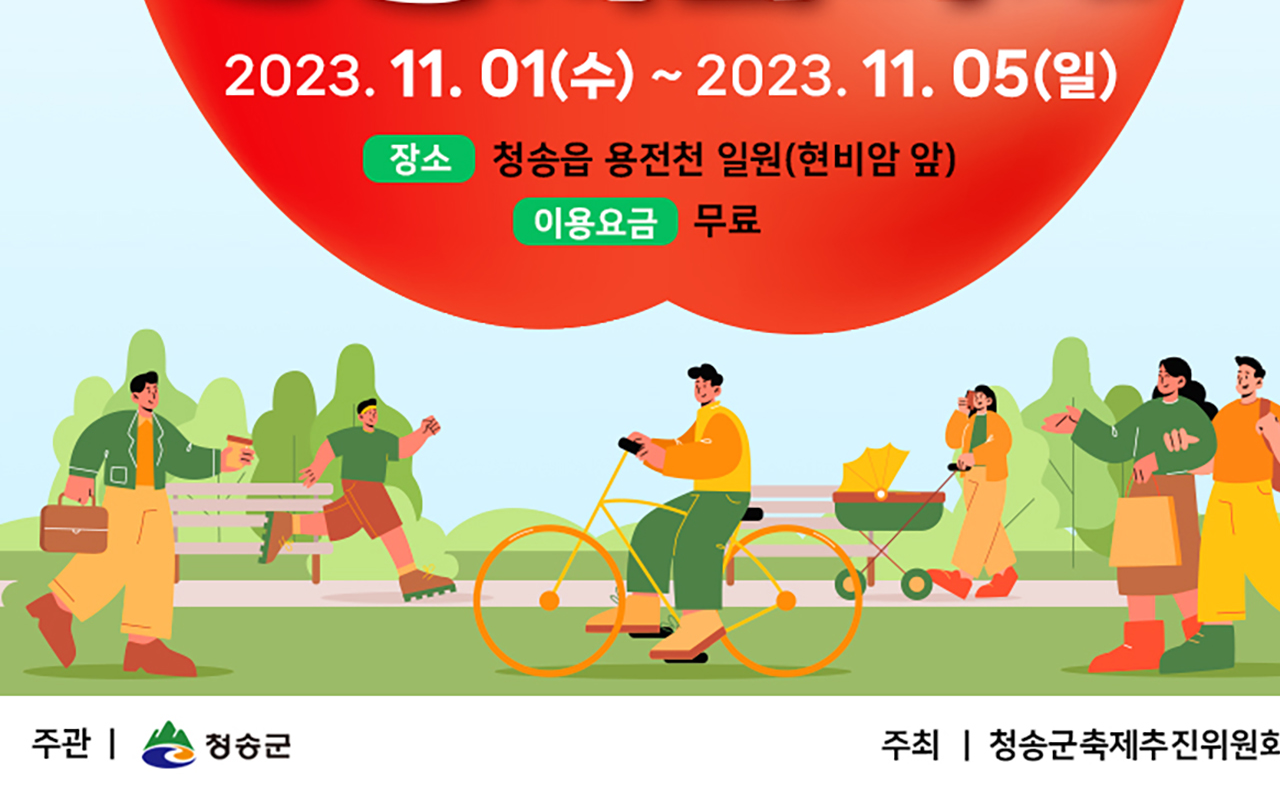
<file: guide3/bi.html>
<!DOCTYPE html>
<html lang="ko">
<head>
    <meta charset="UTF-8">
    <meta http-equiv="X-UA-Compatible" content="IE=edge">
    <meta name="viewport" content="width=1400">
    <title>브랜드명</title>
    <link rel="stylesheet" href="./guide.css">
</head>
<body>
    <div class="brand1">
        <!-- bi 이미지 넣기(너비 1320px) -->
        <img src="./guide_img/1.jpg" alt="포스터1">
        <img src="./guide_img/2.jpg" alt="포스터2">
        <img src="./guide_img/3.jpg" alt="포스터3">
        <!-- 버튼 -->
        <ul class="btn_1">
			<li><a href="#">top</a><li>
			<li><a href="../index.html">home</a><li>
		</ul>
    </div>
</body>
</html>
</file>
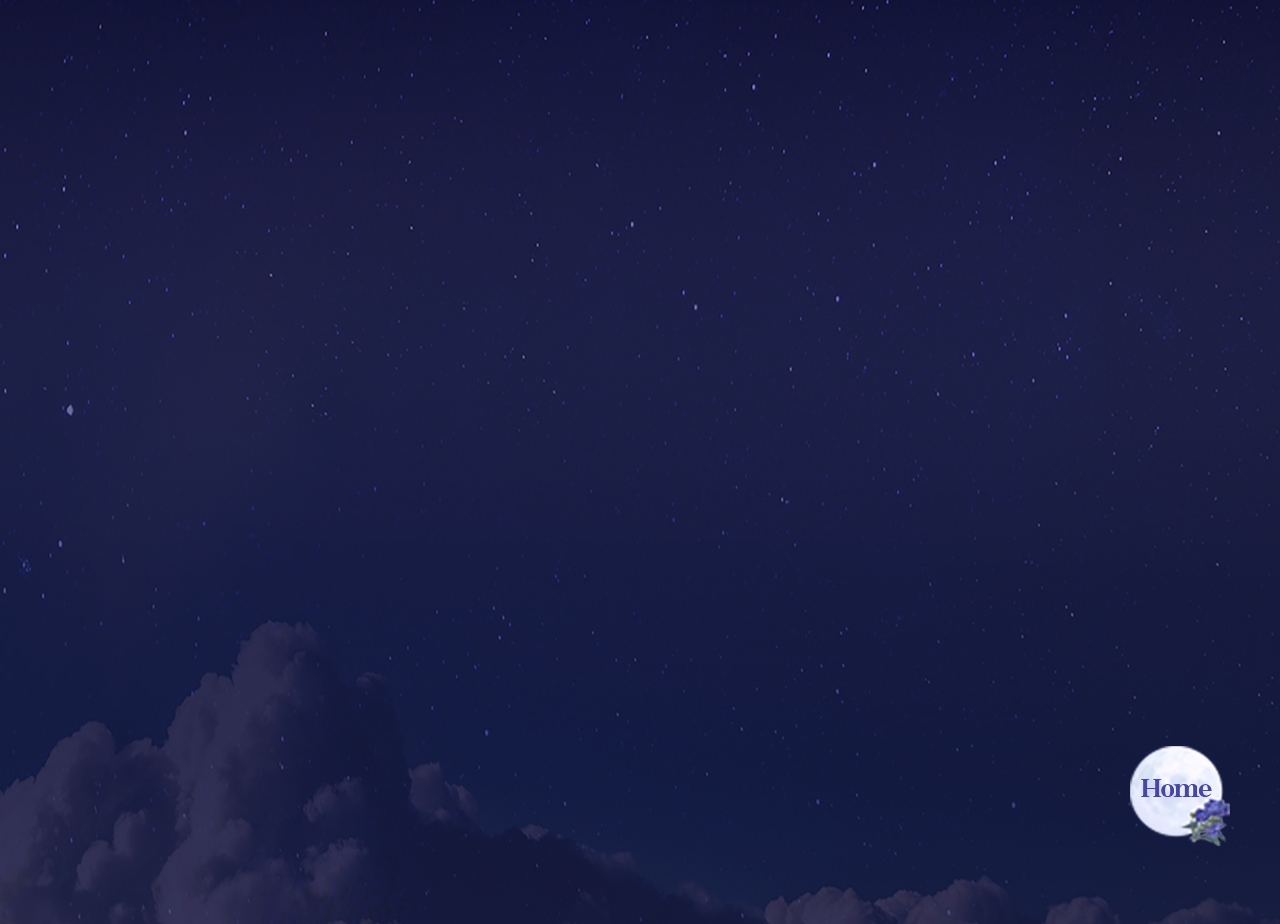
<file: video/brandvideo.html>
<!DOCTYPE html>
<html lang="ko">
<head>
    <meta charset="UTF-8">
    <meta http-equiv="X-UA-Compatible" content="IE=edge">
    <meta name="viewport" content="width=device-width, initial-scale=1.0">
    <title>레브 브랜드 소개 영상</title>
    <style>
        *{margin: 0; padding: 0;}
        body{
            padding: 100px;
            text-align: center;
            min-width: 1320px;
            background: url(./bg.jpg) no-repeat center center;
        }
    

        a{position: fixed;
        right: 50px;
        bottom: 50px;
        }
    </style>
</head>
<body>
    <iframe width="1280" height="720" src="https://www.youtube.com/embed/UjLpXh92HR8" title="YouTube video player" frameborder="0" allow="accelerometer; autoplay; clipboard-write; encrypted-media; gyroscope; picture-in-picture; web-share" allowfullscreen></iframe>  
    <a href="#"><img src="./home.png" alt="home button"></a>
</body>
</html>
</file>
<file: guide/guide.css>
*{margin:0; padding:0;}
a{text-decoration:none;}
body{
    font-family: '맑은 고딕';
    font-size: 16px;
    line-height: 26px;
    min-width: 1320px;
}

/* 배경색상 */
.brand1{
    background-color: #b4d9da;
}

/* 이미지 크기 */
img{
    width:1320px;
    display: block;
    margin: auto;
}

/* 버튼 */
.btn_1 {
	list-style: none;
	position: fixed;
	bottom: 50px;
	right: 50px;
	text-align: center;
	z-index: 99;
}

.btn_1 li {
	margin: 10px;
}

.btn_1 li a {
	display: inline-block;
	padding: 10px 20px;
	border-radius: 10px;
	box-shadow: 2px 2px 5px rgba(0, 0, 0, 0.3);
	background: #ff6771;
	color: #fff;
}
</file>
<file: guide2/guide.css>
*{margin:0; padding:0;}
a{text-decoration:none;}
body{
    font-family: '맑은 고딕';
    font-size: 16px;
    line-height: 26px;
    min-width: 1320px;
}

/* 배경색상 */
.brand1{
    background-color: #b6b6e0;
}

/* 이미지 크기 */
img{
    width:1320px;
    display: block;
    margin: auto;
}

/* 버튼 */
.btn_1 {
	list-style: none;
	position: fixed;
	bottom: 50px;
	right: 50px;
	text-align: center;
	z-index: 99;
}

.btn_1 li {
	margin: 10px;
}

.btn_1 li a {
	display: inline-block;
	padding: 10px 20px;
	border-radius: 10px;
	box-shadow: 2px 2px 5px rgba(0, 0, 0, 0.3);
	background: #44315f;
	color: #fff;
}
</file>
<file: guide3/guide.css>
*{margin:0; padding:0;}
a{text-decoration:none;}
body{
    font-family: '맑은 고딕';
    font-size: 16px;
    line-height: 26px;
    min-width: 1320px;
}

/* 배경색상 */
.brand1{
    background-color: #ffffff;
}

/* 이미지 크기 */
img{
    width:1320px;
    display: block;
    margin: auto;
}

/* 버튼 */
.btn_1 {
	list-style: none;
	position: fixed;
	bottom: 50px;
	right: 50px;
	text-align: center;
	z-index: 99;
}

.btn_1 li {
	margin: 10px;
}

.btn_1 li a {
	display: inline-block;
	padding: 10px 20px;
	border-radius: 10px;
	box-shadow: 2px 2px 5px rgba(0, 0, 0, 0.3);
	background: #ffdd00;
	color: #fff;
}
</file>
